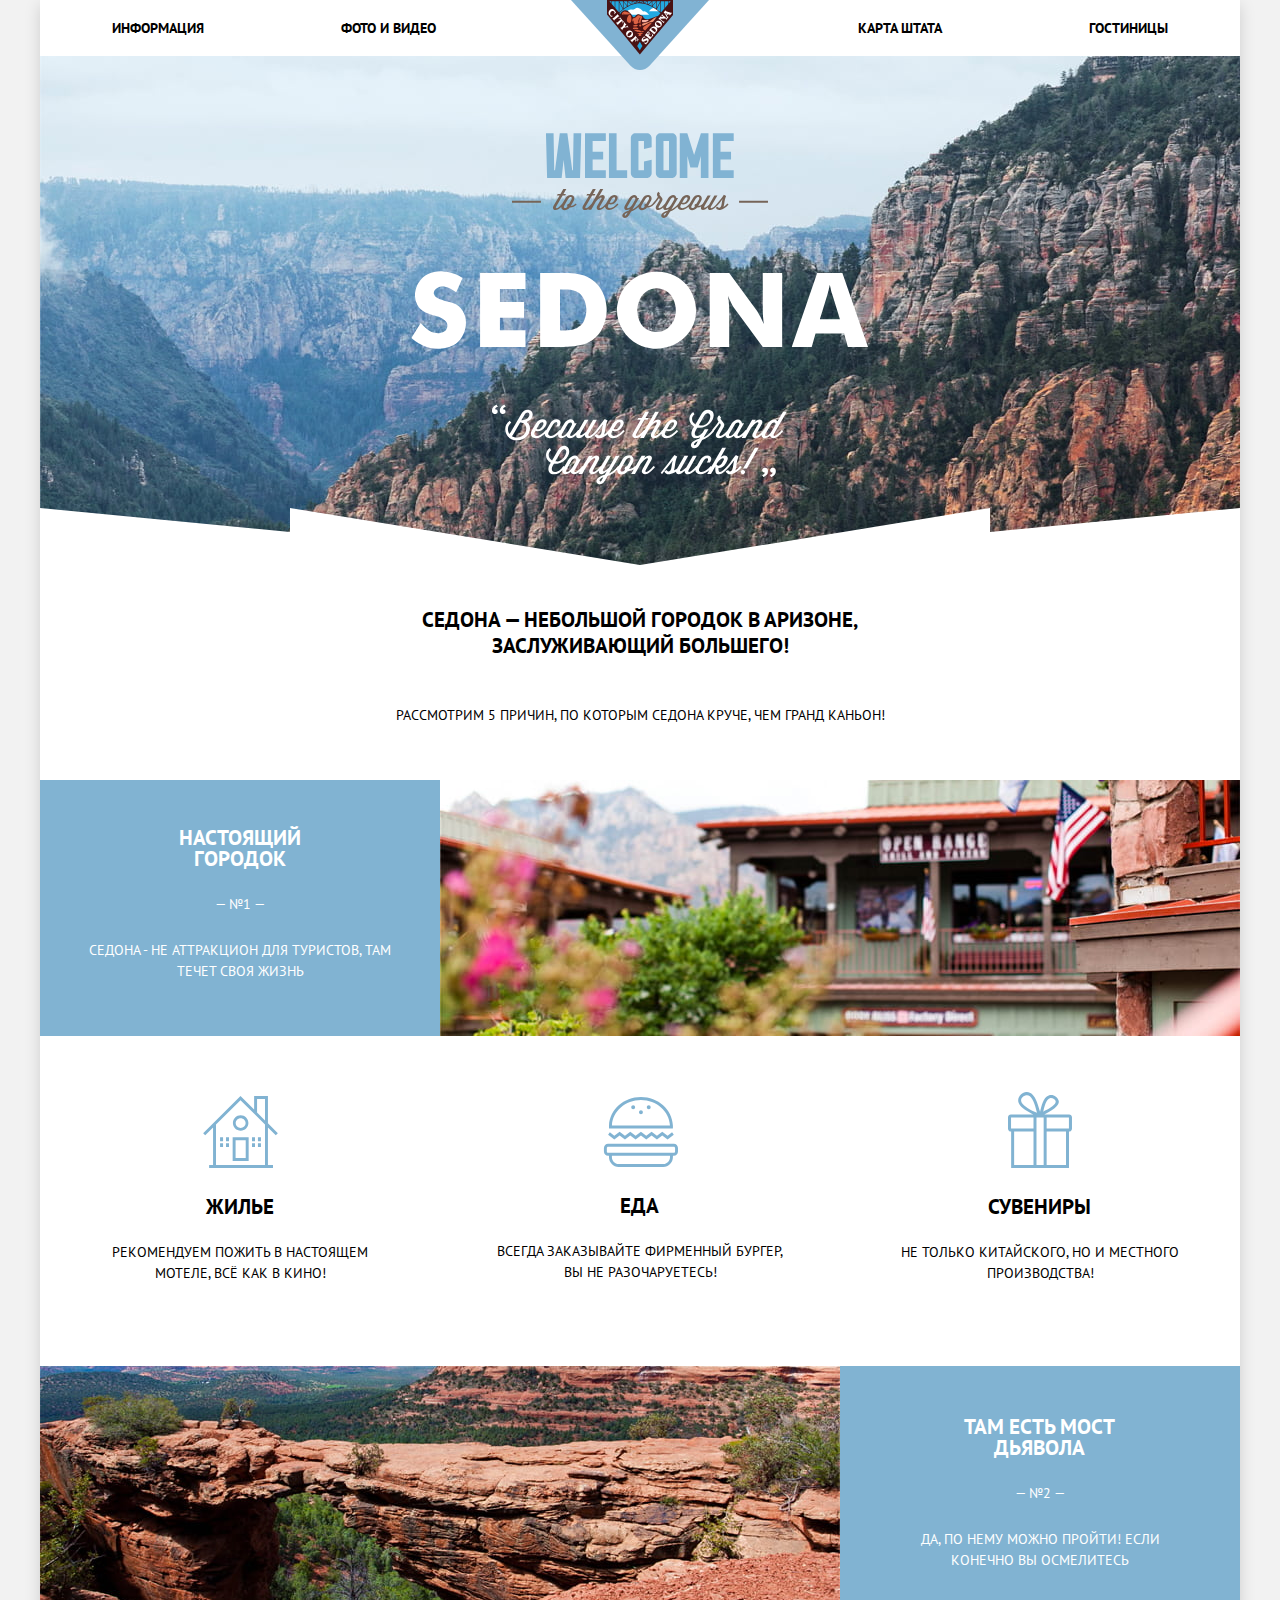
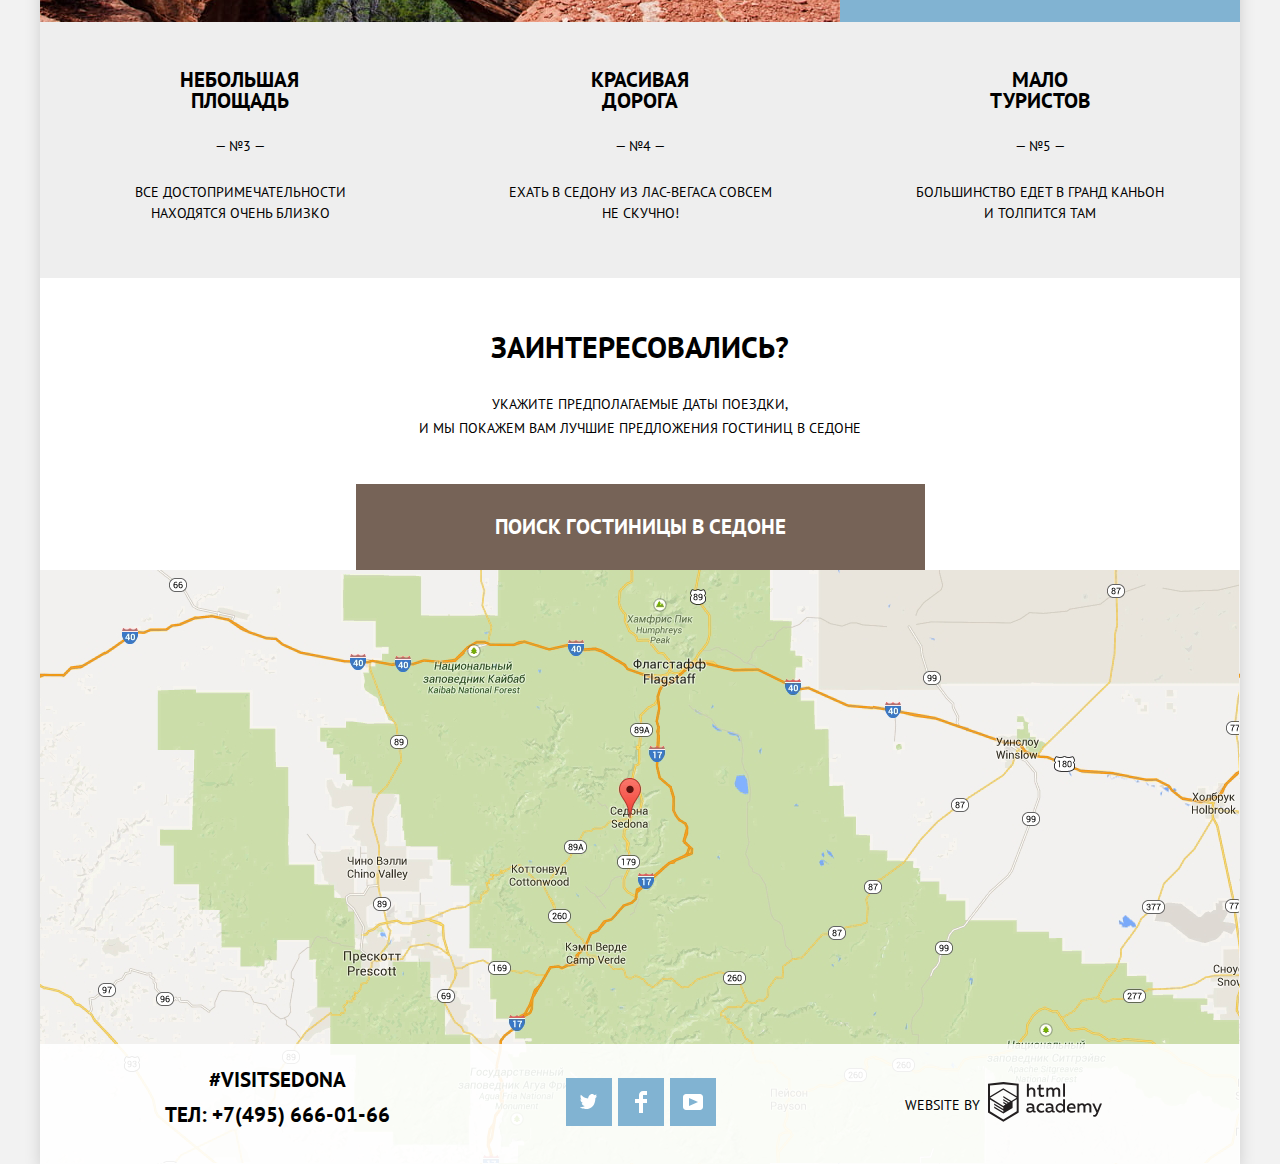
<file: index.html>
<!DOCTYPE html>
<html class="page" lang="ru">
  <head>
    <meta charset="utf-8">
    <meta name="viewport" content="width=device-width, initial-scale=1">
    <title>HTML Academy: Седона</title>
    <link href="https://fonts.googleapis.com/css2?family=PT+Sans:ital,wght@0,400;0,700;1,400&display=swap" rel="stylesheet">
    <link rel="stylesheet" href="css/normalize.css">
    <link rel="stylesheet" href="css/style-min.css">
  </head>
  <body>
    <div class="container">
      <header class="page-header">
        <nav class="navigation">
          <a class="header-logo">
            <img src="img/logo.svg" width="138" height="70" alt="Логотип седоны">
          </a>
          <ul class="nav-list">
            <li class="nav-item information-item"><a href="information.html">Информация</a></li>
            <li class="nav-item media-item"><a href="media.html">Фото и Видео</a></li>
            <li class="nav-item map-item"><a href="map.html">Карта Штата</a></li>
            <li class="nav-item hotels-item"><a href="hotels.html">Гостиницы</a></li>
          </ul>
        </nav>
      </header>
      <main class="main-page">
        <section class="caption">
          <h1 class="visually-hidden">Сайт города Седона</h1>
          <div class="sedona-photo">
            <img src="img/background-photo.jpg" width="1200" height="509" alt="Фоновое изоражение седоны, добро пожаловать">
          </div>
        </section>
        <section class="features">
           <h2 class="visually-hidden">Преимущества Седоны</h2>
           <div class="slogan">
           <p>Седона — Небольшой городок в Аризоне, заслуживающий большего!</p>
           <p>Рассмотрим 5 причин, по которым Седона круче, чем гранд каньон!</p>
           </div>
           <ul class="features-list">
             <li class="features-item first">
               <h3>Настоящий городок</h3>
               <span>— №1 —</span>
               <p>Седона - не аттракцион для туристов, там течет своя жизнь</p>
             </li>
             <li class="city">
              <img src="img/image-features.jpg" width="800" height="256"  alt="Фото городка Седоны">
             </li>
             <li class="features-item house">
               <img src="img/house.svg" width="75" height="72" alt="иконка дом">
               <h3>Жилье</h3>
               <p>Рекомендуем пожить в настоящем мотеле, всё как в кино!</p>
              </li>
              <li class="features-item eat">
                <img src="img/burger.svg" width="75" height="70" alt="Иконка бургер">
                <h3>Еда</h3>
                <p>Всегда заказывайте фирменный бургер,  вы не разочаруетесь!</p>
              </li>
              <li class="features-item souvenir">
                <img src="img/surprise.svg" width="64" height="76" alt="иконка подарок">
                <h3>Сувениры</h3>
                <p>Не только китайского,  но и местного производства!</p>
              </li>
              <li class="bridge">
                <img src="img/devil.jpg" width="800" height="256" alt="Фото моста дьявола">
              </li>
              <li class="features-item second">
                <h3>Там есть мост дьявола</h3>
                <span>— №2 —</span>
                <p>Да, по нему можно пройти! Если конечно вы осмелитесь</p>
              </li>
              <li class="features-item area">
                <h3>Небольшая площадь</h3>
                <span>— №3 —</span>
                <p>все достопримечательности находятся очень близко</p>
              </li>
              <li class="features-item road">
                <h3>Красивая Дорога</h3>
                <span>— №4 —</span>
                <p>ехать в седону из лас-вегаса совсем не скучно!</p>
              </li>
              <li class="features-item tourists">
                <h3>Мало туристов</h3>
                <span>— №5 —</span>
                <p>большинство едет в гранд каньон и толпится там</p>
              </li>
           </ul>
        </section>
        <section class="form-order">
          <div class="order">
            <h2>Заинтересовались?</h2>
            <p>Укажите предполагаемые даты поездки,<br> и мы покажем вам лучшие предложения гостиниц в седоне</p>
          </div>
          <button type="button" class="booking-button">Поиск гостиницы в Седоне</button>
          <div class="form-booking">
            <form action="https://echo.htmlacademy.ru/courses" method="get" class="booking-field">
              <div class="booking-item">
                <label for="date-arrival">Дата заезда: </label>
                <input type="text" name="arrival" id="date-arrival" value="24 апреля 2017" maxlength="20" >
                <button type="button" aria-label="Календарь">
                  <svg width="21" height="23">
                    <path  clip-rule="evenodd" d="M16.406 3.02498H19.251C20.217 3.02498 21 3.84698 21 4.86198V21.164C21 22.179 20.217 23 19.251 23H1.75C0.784 23 0 22.179 0 21.164V4.86198C0 3.84698 0.784 3.02498 1.75 3.02498H4.593V1.64798C4.593 1.26698 4.887 0.958984 5.25 0.958984C5.612 0.958984 5.906 1.26698 5.906 1.64798V3.02498H9.844V1.64798C9.844 1.26698 10.138 0.958984 10.501 0.958984C10.862 0.958984 11.156 1.26698 11.156 1.64798V3.02498H15.094V1.64798C15.094 1.26698 15.387 0.958984 15.75 0.958984C16.112 0.958984 16.406 1.26698 16.406 1.64798V3.02498ZM19.5646 21.484C19.6466 21.3979 19.691 21.2828 19.688 21.164H19.689V4.86198C19.689 4.60898 19.493 4.40298 19.252 4.40298H16.407V5.78098C16.407 6.16198 16.113 6.46998 15.751 6.46998C15.388 6.46998 15.095 6.16198 15.095 5.78098V4.40298H11.157V5.78098C11.157 6.16198 10.863 6.46998 10.502 6.46998C10.139 6.46998 9.845 6.16198 9.845 5.78098V4.40298H5.907V5.78098C5.907 6.16198 5.613 6.46998 5.251 6.46998C4.888 6.46998 4.594 6.16198 4.594 5.78098V4.40298H1.75C1.50263 4.40953 1.30696 4.61458 1.312 4.86198V21.164C1.30696 21.4114 1.50263 21.6164 1.75 21.623H19.251C19.3698 21.6201 19.4826 21.5701 19.5646 21.484Z"/>
                    <path  clip-rule="evenodd" d="M4.59399 9.2251H7.21899V11.2911H4.59399V9.2251ZM4.59399 12.6681H7.21899V14.7351H4.59399V12.6681ZM7.21899 16.1121H4.59399V18.1781H7.21899V16.1121ZM9.18799 16.1121H11.813V18.1781H9.18799V16.1121ZM11.813 12.6681H9.18799V14.7351H11.813V12.6681ZM9.18799 9.2251H11.813V11.2911H9.18799V9.2251ZM16.406 16.1121H13.781V18.1781H16.406V16.1121ZM13.781 12.6681H16.406V14.7351H13.781V12.6681ZM16.406 9.2251H13.781V11.2911H16.406V9.2251Z" />
                  </svg>
                </button>
               </div>
               <div class="booking-item">
                 <label for="date-checkout">Дата выезда:</label>
                 <input type="text" name="checkout" id="date-checkout" value="4 июля 2017" maxlength="20">
                 <button type="button" aria-label="Календарь">
                  <svg width="21" height="23">
                    <path  clip-rule="evenodd" d="M16.406 3.02498H19.251C20.217 3.02498 21 3.84698 21 4.86198V21.164C21 22.179 20.217 23 19.251 23H1.75C0.784 23 0 22.179 0 21.164V4.86198C0 3.84698 0.784 3.02498 1.75 3.02498H4.593V1.64798C4.593 1.26698 4.887 0.958984 5.25 0.958984C5.612 0.958984 5.906 1.26698 5.906 1.64798V3.02498H9.844V1.64798C9.844 1.26698 10.138 0.958984 10.501 0.958984C10.862 0.958984 11.156 1.26698 11.156 1.64798V3.02498H15.094V1.64798C15.094 1.26698 15.387 0.958984 15.75 0.958984C16.112 0.958984 16.406 1.26698 16.406 1.64798V3.02498ZM19.5646 21.484C19.6466 21.3979 19.691 21.2828 19.688 21.164H19.689V4.86198C19.689 4.60898 19.493 4.40298 19.252 4.40298H16.407V5.78098C16.407 6.16198 16.113 6.46998 15.751 6.46998C15.388 6.46998 15.095 6.16198 15.095 5.78098V4.40298H11.157V5.78098C11.157 6.16198 10.863 6.46998 10.502 6.46998C10.139 6.46998 9.845 6.16198 9.845 5.78098V4.40298H5.907V5.78098C5.907 6.16198 5.613 6.46998 5.251 6.46998C4.888 6.46998 4.594 6.16198 4.594 5.78098V4.40298H1.75C1.50263 4.40953 1.30696 4.61458 1.312 4.86198V21.164C1.30696 21.4114 1.50263 21.6164 1.75 21.623H19.251C19.3698 21.6201 19.4826 21.5701 19.5646 21.484Z"/>
                    <path  clip-rule="evenodd" d="M4.59399 9.2251H7.21899V11.2911H4.59399V9.2251ZM4.59399 12.6681H7.21899V14.7351H4.59399V12.6681ZM7.21899 16.1121H4.59399V18.1781H7.21899V16.1121ZM9.18799 16.1121H11.813V18.1781H9.18799V16.1121ZM11.813 12.6681H9.18799V14.7351H11.813V12.6681ZM9.18799 9.2251H11.813V11.2911H9.18799V9.2251ZM16.406 16.1121H13.781V18.1781H16.406V16.1121ZM13.781 12.6681H16.406V14.7351H13.781V12.6681ZM16.406 9.2251H13.781V11.2911H16.406V9.2251Z" />
                  </svg>
                 </button>
                </div>
               <div class="people">
                 <div class="adults">
                   <label for="adults-field">Взрослые:</label>
                   <button type="button" class="minus" aria-label="Минус">
                     <svg width="12" height="3">
                       <rect width="12" height="3"/>
                     </svg>
                   </button>
                   <input type="text" name="adults" id="adults-field" value="2" maxlength="2">
                   <button type="button" class="plus" aria-label="plus">
                     <svg width="11" height="11">
                      <path clip-rule="evenodd" d="M4.23086 6.76932V11H6.76932V6.76932H11V4.23086H6.76932V0H4.23085V4.23086H0V6.76932H4.23086Z" />
                     </svg>
                   </button>
                  </div>
                  <div class="children">
                   <label for="children-field">Дети:</label>
                   <button type="button" class="minus" aria-label="Минус">
                     <svg width="12" height="3">
                       <rect width="12" height="3"/>
                     </svg>
                   </button>
                   <input type="text" name="children" id="children-field" value="0" maxlength="2">
                   <button type="button" class="plus" aria-label="Плюс">
                     <svg width="11" height="11">
                       <path clip-rule="evenodd" d="M4.23086 6.76932V11H6.76932V6.76932H11V4.23086H6.76932V0H4.23085V4.23086H0V6.76932H4.23086Z" />
                      </svg>
                   </button>
                  </div>
               </div>
               <button type="submit">Найти</button>
            </form>
          </div>
        </section>
        <div class="map">
          <iframe src="https://www.google.com/maps/embed?pb=!1m18!1m12!1m3!1d837633.8686079566!2d-112.17966059688939!3d34.90626633281356!2m3!1f0!2f0!3f0!3m2!1i1024!2i768!4f13.1!3m3!1m2!1s0x872da132f942b00d%3A0x5548c523fa6c8efd!2z0KHQtdC00L7QvdCwLCDQkNGA0LjQt9C-0L3QsCA4NjMzNiwg0KHQqNCQ!5e0!3m2!1sru!2sru!4v1592057732882!5m2!1sru!2sru" width="1200" height="594" style="border:0;" allowfullscreen="" aria-hidden="false" tabindex="0">
          </iframe>
        </div>
      </main>
      <footer class="footer-wrapper">
        <div class="main-footer home-page">
          <section class="contacts">
            <p>#VISITSEDONA</p>
            <a href="tel:+74956660166">ТЕЛ: +7(495) 666-01-66</a>
          </section>
          <section class="socials">
            <ul class="socials-list">
              <li class="social-items">
                <a href="twitter.com/sedona">
                  <img src="img/twitter.svg" width="17" height="15" alt="twitter">
                </a>
              </li>
              <li class="social-items">
                <a href="facebook.com/sedona">
                  <img src="img/fb-icon.svg" width="12" height="22" alt="facebook">
                </a>
              </li>
              <li class="social-items">
                <a href="youtobe.com/sedona">
                  <img src="img/youtube.svg" width="20" height="16" alt="youtube">
                </a>
              </li>
            </ul>
          </section>
          <section class="copyright">
            <p>WEBSITE by</p>
            <a href="https://htmlacademy.ru/intensive/htmlcss">
              <svg width="115" height="41" fill="none">
                <path fill-rule="evenodd" clip-rule="evenodd" d="M15.52 1.057h-.17L0 2.72v28.776l15.35 9.343 15.352-9.344V2.72L15.52 1.057zm61.498 1.565h-1.93v13.11h1.93V2.621zm-36.156.01v5.136a3.976 3.976 0 012.849-1.23 3.387 3.387 0 012.614 1.007 3.55 3.55 0 011.015 2.662v5.556h-1.973v-5.297a1.984 1.984 0 00-.41-1.44 1.899 1.899 0 00-1.289-.718h-.316a3.081 3.081 0 00-2.448 1.5v5.955H38.9V2.633h1.963zm36.156 28.852h-1.74v-1.425a4.061 4.061 0 01-3.366 1.662c-2.437-.168-4.33-2.239-4.33-4.736 0-2.498 1.893-4.569 4.33-4.737a3.98 3.98 0 013.165 1.402v-5.33h1.941v13.164zm-29.952-1.425c.197-.008.392-.044.58-.107v1.435c-.398.153-.82.23-1.245.226a1.758 1.758 0 01-1.762-1.079 5.035 5.035 0 01-3.313 1.166c-1.593 0-3.07-.896-3.07-2.752 0-2.298 2.11-3.01 3.914-3.01.77.013 1.537.103 2.29.27v-.324c0-1.079-.802-1.91-2.31-1.91a7.682 7.682 0 00-3.166.69V22.83a10.56 10.56 0 013.365-.593c2.49 0 4.02 1.209 4.02 3.938v3.237a.592.592 0 00.13.429c.096.12.236.194.387.208h.18v.01zM40.27 28.84c.027.389.205.75.495 1.004.289.253.666.378 1.046.345h.116a3.537 3.537 0 002.542-1.079v-1.532a10.039 10.039 0 00-1.91-.227c-1.055 0-2.278.356-2.278 1.49h-.01zm15.752-5.902a5.183 5.183 0 00-2.712-.69h-.369a4.514 4.514 0 00-3.18 1.471 4.722 4.722 0 00-1.23 3.341v.442c.164 2.498 2.273 4.39 4.716 4.23 1.004.024 2-.187 2.912-.615v-1.845a5.185 5.185 0 01-2.564.69 2.885 2.885 0 01-2.657-1.426 3.024 3.024 0 010-3.07 2.884 2.884 0 012.657-1.427c.865-.003 1.71.26 2.427.755v-1.856zM66.15 30.06c.198-.008.393-.045.58-.108v1.435c-.397.153-.82.23-1.244.226a1.758 1.758 0 01-1.762-1.079 5.035 5.035 0 01-3.313 1.166c-1.593 0-3.07-.896-3.07-2.752 0-2.298 2.11-3.01 3.914-3.01.77.013 1.537.103 2.29.27v-.324c0-1.079-.802-1.91-2.311-1.91a7.682 7.682 0 00-3.165.69V22.83c1.084-.379 2.22-.58 3.365-.593 2.49 0 4.02 1.209 4.02 3.938v3.237a.592.592 0 00.129.429c.097.12.237.194.388.208h.18v.01zm-6.296-.212a1.468 1.468 0 01-.498-1.008h.021c0-1.133 1.16-1.489 2.279-1.489.642.015 1.281.09 1.91.227v1.532a3.537 3.537 0 01-2.543 1.079h-.116a1.404 1.404 0 01-1.053-.34zm9.472-2.918c0-1.644 1.304-2.977 2.912-2.977l.021.054c1.214 0 2.314.731 2.806 1.866v2.158a3.015 3.015 0 01-2.827 1.877c-1.608 0-2.912-1.333-2.912-2.978zm14.022-4.682c3.492 0 4.705 2.892 4.135 5.492h-6.562c.222 1.618 1.762 2.276 3.366 2.276a6.326 6.326 0 002.785-.636v1.726c-1 .436-2.08.646-3.165.615-2.67 0-5.012-1.532-5.012-4.769a4.572 4.572 0 011.145-3.268 4.37 4.37 0 013.076-1.469h.232v.033zm-2.48 3.927c.101-1.351 1.253-2.365 2.575-2.265h.042c.62-.057 1.234.17 1.675.62.442.449.666 1.075.614 1.71H80.87v-.065zm8.62 5.287v-8.966h1.74v1.079a3.983 3.983 0 012.934-1.37 3.001 3.001 0 012.785 1.51c.793-.881 1.9-1.399 3.07-1.435a3.192 3.192 0 012.489 1.01c.647.69.971 1.631.887 2.583v5.61h-2.004v-5.556a1.74 1.74 0 00-.366-1.262 1.665 1.665 0 00-1.132-.626h-.275a2.936 2.936 0 00-2.184 1.208v6.237H95.43v-5.557a1.742 1.742 0 00-.38-1.266 1.666 1.666 0 00-1.15-.611h-.21a3.153 3.153 0 00-2.333 1.392v6.074h-1.825l-.042-.054zm24.488-8.988h-2.005l-2.648 6.798-3.018-6.787h-2.11l4.221 9.063-.18.454c-.517 1.36-1.234 2.05-2.184 2.05a2.96 2.96 0 01-.897-.13v1.694c.38.096.77.147 1.161.151 1.329 0 2.585-.744 3.534-3.086l4.126-10.206zM52.689 6.787V3.55l-1.962.464v2.719h-1.583V8.49h1.646v4.5c-.067.826.234 1.64.82 2.213a2.653 2.653 0 002.197.743c.793.007 1.58-.121 2.332-.378v-1.726a4.647 4.647 0 01-1.783.356c-1.14 0-1.667-.389-1.667-1.575V8.513h3.165V6.787H52.69zm5.697 8.966V6.754h1.752v1.08a3.983 3.983 0 012.922-1.382 2.998 2.998 0 012.743 1.435c.793-.882 1.9-1.4 3.07-1.435.94-.037 1.85.347 2.491 1.052.64.704.949 1.66.843 2.617v5.62h-2.004v-5.556a1.743 1.743 0 00-.366-1.262 1.668 1.668 0 00-1.132-.626h-.243a2.937 2.937 0 00-2.184 1.209v6.236h-2.005v-5.557a1.742 1.742 0 00-.365-1.262 1.667 1.667 0 00-1.133-.626h-.242A3.153 3.153 0 0060.2 9.69v6.074h-1.815v-.01zm-29.689 14.55l.01-.006-.01.021v-.015zm0-11.983v11.983l-13.346 8.13-13.346-8.115V18.515l13.283 8.092v1.424l-9.105-5.503v1.414l9.157 5.621v1.5l-9.147-5.567v1.456l9.158 5.621 9.232-5.653v-6.107l4.114-2.492zm.01-1.542l-3.67 2.158-1.689 1.079-8.04-4.931v1.413l6.848 4.23-.148.097-1.055.582-5.665-3.452v1.445l4.473 2.72-1.055.722-3.376-2.05v1.414l2.215 1.338-2.247 1.36L2.11 16.863 15.31 8.729l13.399 8.049zm-13.42-9.506l13.42 8.081V4.563L15.362 3.13 2.015 4.564v10.79l13.273-8.082z"/>
              </svg>
            </a>
          </section>
        </div>
      </footer>
    </div>
    <script src="js/min-script.js"></script>
  </body>
</html>
</file>
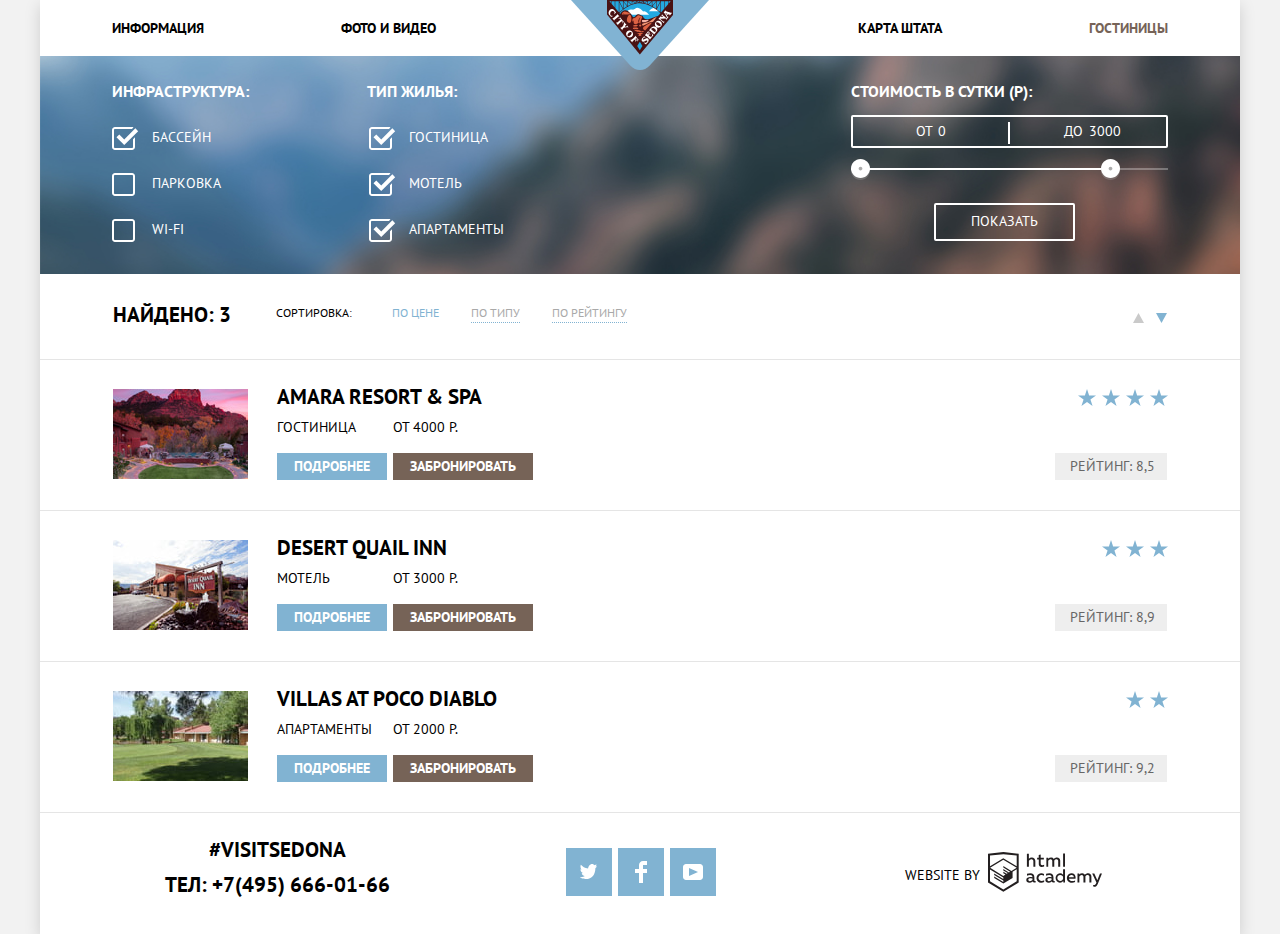
<file: hotels.html>
<!DOCTYPE html>
<html class="page" lang="ru">
  <head>
    <meta charset="utf-8">
    <meta name="viewport" content="width=device-width, initial-scale=1">
    <title>HTML Academy: Седона</title>
    <link href="https://fonts.googleapis.com/css2?family=PT+Sans:ital,wght@0,400;0,700;1,400;1,700&display=swap" rel="stylesheet">
    <link rel="stylesheet" href="css/normalize.css">
    <link rel="stylesheet" href="css/style-min.css">
  </head>
  <body>
    <div class="container">
      <header class="page-header">
        <nav class="navigation">
          <a href="index.html" class="header-logo">
            <img src="img/logo.svg" width="138" height="70" alt="Логотип седоны">
          </a>
          <ul class="nav-list">
            <li class="nav-item information-item"><a href="information.html">Информация</a></li>
            <li class="nav-item media-item"><a href="media.html">Фото и Видео</a></li>
            <li class="nav-item map-item"><a href="map.html">Карта Штата</a></li>
            <li class="nav-item hotels-item"><a>Гостиницы</a></li>
          </ul>
        </nav>
      </header>
      <main class="main-page">
        <section class="filter">
          <h1 class="visually-hidden">Выбор отеля</h1>
          <form action="https://echo.htmlacademy.ru/courses" method="get">
            <fieldset class="infrastructure">
              <legend class="form-title">Инфраструктура:</legend>
              <ul class="check-box-list">
              <li>
                <input type="checkbox" class="check-input visually-hidden" name="poll" id="swim-poll" checked>
                <label for="swim-poll">Бассейн</label>
              </li>
              <li>
                <input type="checkbox" class="check-input visually-hidden" name="parking" id="parking-box">
                <label for="parking-box" >Парковка</label>
              </li>
              <li>
                <input type="checkbox" class="check-input visually-hidden" name="wi-fi" id="wifi">
                <label for="wifi">WI-FI</label>
              </li>
              </ul>
            </fieldset>
            <fieldset class="hotels-type">
            <legend class="form-title">Тип жилья:</legend>
              <ul class="check-box-list">
              <li>
                <input type="checkbox"  class="check-input visually-hidden" name="hotel" id="hotel-box" checked>
                <label for="hotel-box">Гостиница</label>
              </li>
              <li>
                <input type="checkbox" class="check-input visually-hidden" name="motel" id="motel-box" checked>
                <label for="motel-box" >Мотель</label>
              </li>
              <li>
                <input type="checkbox" class="check-input visually-hidden" name="apartaments" id="apartaments-box" checked>
                <label for="apartaments-box">Апартаменты</label>
              </li>
              </ul>
            </fieldset>
            <fieldset class="price-day">
              <legend class="form-title">Стоимость в сутки (Р):</legend>
              <div class="range-filter">
                <div class="price-controls">
                  <label class="min-price">
                    от <input type="number" name="min-price" value="0" max="4000" min="0" >
                  </label>
                  <label class="max-price">
                    до <input type="number" name="min-price" value="3000" max="4000" min="0">
                  </label>
                </div>
                <div class="range-controls">
                  <div class="scale">
                    <div class="bar"></div>
                  </div>
                  <div class="toggle toggle-min" tabindex="0"></div>
                  <div class="toggle toggle-max" tabindex="0"></div>
                </div>
                <button type="submit" class="show">Показать</button>
              </div>
            </fieldset>
          </form>
        </section>
        <div class="results">
          <span>Найдено: 3</span>
          <div class="results-sorting">
            <p>Сортировка:</p>
            <a >По цене</a>
            <a href="type">По типу</a>
            <a href="rating">По рейтингу</a>
          </div>
          <div class="arrows">
            <a href="up" aria-label="кнопка вверх">
              <svg width="11" height="10" viewBox="0 0 11 10" fill="none">
                <path d="M5.5 0L11 10L0 10"/>
              </svg>
            </a>
            <a  aria-label="кнопка вниз">
              <svg width="11" height="10" viewBox="0 0 11 10" fill="none">
                <path d="M5.5 10L0 0H11"/>
              </svg>
            </a>
          </div>
        </div>
        <section class="hotels">
             <h2 class="visually-hidden">Каталог отелей</h2>
             <ul class="hotels-list">
               <li class="hotels-list-item">
                  <div class="img-hotel">
                    <img src="img/arma.jpg" width="135"   height="90" alt="Фото Гостиницы Amara Resort">
                  </div>
                  <div class="wrapper-link">
                    <a href="arma-resort.html">
                      <h2>Amara Resort & Spa</h2>
                    </a>
                    <div class="wrapper-hotel">
                      <div class="hotel">
                         <p>Гостиница</p>
                         <a class="more" href="arma-resort.html">Подробнее</a>
                      </div>
                      <div class="price">
                        <p>От 4000 Р.</p>
                        <a class="booking" href="booking.html">Забронировать</a>
                      </div>
                    </div>
                  </div>
                    <div class="rating">
                      <ul class="star">
                        <li class="star-item">
                          <img src="img/star.svg" width="19" height="17" alt="Звездность отеля">
                        </li>
                        <li class="star-item">
                          <img src="img/star.svg" width="19" height="17" alt="Звездность отеля">
                        </li>
                        <li class="star-item">
                          <img src="img/star.svg" width="19" height="17" alt="Звездность отеля">
                        </li>
                        <li class="star-item">
                          <img src="img/star.svg" width="19" height="17" alt="Звездность отеля">
                        </li>
                      </ul>
                      <p>Рейтинг: 8,5</p>
                    </div>
                </li>
                <li class="hotels-list-item">
                  <div class="img-hotel">
                    <img src="img/motel-desert.jpg" width="135"   height="90"  alt="Фото Мотеля Desert Quail inn">
                  </div>
                  <div class="wrapper-link">
                    <a href="desert.html">
                      <h2>Desert Quail inn</h2>
                    </a>
                    <div class="wrapper-hotel">
                      <div class="hotel">
                        <p>мотель</p>
                        <a class="more" href="desert-motel.html">Подробнее</a>
                      </div>
                      <div class="price">
                        <p>От 3000 Р.</p>
                        <a class="booking" href="booking.html">Забронировать</a>
                      </div>
                    </div>
                  </div>
                  <div class="rating">
                    <ul class="star">
                      <li class="star-item">
                        <img src="img/star.svg" width="19" height="17" alt="Звездность отеля">
                      </li>
                      <li class="star-item">
                        <img src="img/star.svg" width="19" height="17" alt="Звездность отеля">
                      </li>
                      <li class="star-item">
                        <img src="img/star.svg" width="19" height="17" alt="Звездность отеля">
                      </li>
                    </ul>
                    <p>Рейтинг: 8,9</p>
                  </div>
                </li>
                <li class="hotels-list-item">
                  <div class="img-hotel">
                    <img src="img/villas-poco.jpg" width="135"   height="90" alt="Фото Апартаментов Villas At Poco Diablo">
                  </div>
                  <div class="wrapper-link">
                    <a href="apartaments.html">
                      <h2>Villas At Poco Diablo</h2>
                    </a>
                    <div class="wrapper-hotel">
                      <div class="hotel">
                        <p>Апартаменты</p>
                        <a class="more" href="apartaments.html">Подробнее</a>
                      </div>
                      <div class="price">
                        <p>От 2000 Р.</p>
                        <a class="booking" href="booking.html">Забронировать</a>
                      </div>
                    </div>
                  </div>
                  <div class="rating">
                    <ul class="star">
                      <li class="star-item">
                        <img src="img/star.svg" width="19" height="17" alt="Звездность отеля">
                      </li>
                      <li class="star-item">
                        <img src="img/star.svg" width="19" height="17" alt="Звездность отеля">
                      </li>
                    </ul>
                    <p>Рейтинг: 9,2</p>
                  </div>
                </li>
              </ul>
         </section>
      </main>
      <footer class="footer-wrapper">
        <div class="main-footer">
          <section class="contacts">
            <p>#VISITSEDONA</p>
            <a href="tel:+74956660166">ТЕЛ: +7(495) 666-01-66</a>
          </section>
          <section class="socials">
            <ul class="socials-list">
              <li class="social-items">
                <a href="twitter.com/sedona">
                  <img src="img/twitter.svg" width="17" height="15" alt="twitter">
                </a>
              </li>
              <li class="social-items">
                <a href="facebook.com/sedona">
                  <img src="img/fb-icon.svg" width="12" height="22" alt="facebook">
                </a>
              </li>
              <li class="social-items">
                <a href="youtobe.com/sedona">
                  <img src="img/youtube.svg" width="20" height="16" alt="youtube">
                </a>
              </li>
            </ul>
          </section>
          <section class="copyright">
            <p>WEBSITE by</p>
            <a href="https://htmlacademy.ru/intensive/htmlcss">
              <svg width="115" height="41" fill="none">
                <path fill-rule="evenodd" clip-rule="evenodd" d="M15.52 1.057h-.17L0 2.72v28.776l15.35 9.343 15.352-9.344V2.72L15.52 1.057zm61.498 1.565h-1.93v13.11h1.93V2.621zm-36.156.01v5.136a3.976 3.976 0 012.849-1.23 3.387 3.387 0 012.614 1.007 3.55 3.55 0 011.015 2.662v5.556h-1.973v-5.297a1.984 1.984 0 00-.41-1.44 1.899 1.899 0 00-1.289-.718h-.316a3.081 3.081 0 00-2.448 1.5v5.955H38.9V2.633h1.963zm36.156 28.852h-1.74v-1.425a4.061 4.061 0 01-3.366 1.662c-2.437-.168-4.33-2.239-4.33-4.736 0-2.498 1.893-4.569 4.33-4.737a3.98 3.98 0 013.165 1.402v-5.33h1.941v13.164zm-29.952-1.425c.197-.008.392-.044.58-.107v1.435c-.398.153-.82.23-1.245.226a1.758 1.758 0 01-1.762-1.079 5.035 5.035 0 01-3.313 1.166c-1.593 0-3.07-.896-3.07-2.752 0-2.298 2.11-3.01 3.914-3.01.77.013 1.537.103 2.29.27v-.324c0-1.079-.802-1.91-2.31-1.91a7.682 7.682 0 00-3.166.69V22.83a10.56 10.56 0 013.365-.593c2.49 0 4.02 1.209 4.02 3.938v3.237a.592.592 0 00.13.429c.096.12.236.194.387.208h.18v.01zM40.27 28.84c.027.389.205.75.495 1.004.289.253.666.378 1.046.345h.116a3.537 3.537 0 002.542-1.079v-1.532a10.039 10.039 0 00-1.91-.227c-1.055 0-2.278.356-2.278 1.49h-.01zm15.752-5.902a5.183 5.183 0 00-2.712-.69h-.369a4.514 4.514 0 00-3.18 1.471 4.722 4.722 0 00-1.23 3.341v.442c.164 2.498 2.273 4.39 4.716 4.23 1.004.024 2-.187 2.912-.615v-1.845a5.185 5.185 0 01-2.564.69 2.885 2.885 0 01-2.657-1.426 3.024 3.024 0 010-3.07 2.884 2.884 0 012.657-1.427c.865-.003 1.71.26 2.427.755v-1.856zM66.15 30.06c.198-.008.393-.045.58-.108v1.435c-.397.153-.82.23-1.244.226a1.758 1.758 0 01-1.762-1.079 5.035 5.035 0 01-3.313 1.166c-1.593 0-3.07-.896-3.07-2.752 0-2.298 2.11-3.01 3.914-3.01.77.013 1.537.103 2.29.27v-.324c0-1.079-.802-1.91-2.311-1.91a7.682 7.682 0 00-3.165.69V22.83c1.084-.379 2.22-.58 3.365-.593 2.49 0 4.02 1.209 4.02 3.938v3.237a.592.592 0 00.129.429c.097.12.237.194.388.208h.18v.01zm-6.296-.212a1.468 1.468 0 01-.498-1.008h.021c0-1.133 1.16-1.489 2.279-1.489.642.015 1.281.09 1.91.227v1.532a3.537 3.537 0 01-2.543 1.079h-.116a1.404 1.404 0 01-1.053-.34zm9.472-2.918c0-1.644 1.304-2.977 2.912-2.977l.021.054c1.214 0 2.314.731 2.806 1.866v2.158a3.015 3.015 0 01-2.827 1.877c-1.608 0-2.912-1.333-2.912-2.978zm14.022-4.682c3.492 0 4.705 2.892 4.135 5.492h-6.562c.222 1.618 1.762 2.276 3.366 2.276a6.326 6.326 0 002.785-.636v1.726c-1 .436-2.08.646-3.165.615-2.67 0-5.012-1.532-5.012-4.769a4.572 4.572 0 011.145-3.268 4.37 4.37 0 013.076-1.469h.232v.033zm-2.48 3.927c.101-1.351 1.253-2.365 2.575-2.265h.042c.62-.057 1.234.17 1.675.62.442.449.666 1.075.614 1.71H80.87v-.065zm8.62 5.287v-8.966h1.74v1.079a3.983 3.983 0 012.934-1.37 3.001 3.001 0 012.785 1.51c.793-.881 1.9-1.399 3.07-1.435a3.192 3.192 0 012.489 1.01c.647.69.971 1.631.887 2.583v5.61h-2.004v-5.556a1.74 1.74 0 00-.366-1.262 1.665 1.665 0 00-1.132-.626h-.275a2.936 2.936 0 00-2.184 1.208v6.237H95.43v-5.557a1.742 1.742 0 00-.38-1.266 1.666 1.666 0 00-1.15-.611h-.21a3.153 3.153 0 00-2.333 1.392v6.074h-1.825l-.042-.054zm24.488-8.988h-2.005l-2.648 6.798-3.018-6.787h-2.11l4.221 9.063-.18.454c-.517 1.36-1.234 2.05-2.184 2.05a2.96 2.96 0 01-.897-.13v1.694c.38.096.77.147 1.161.151 1.329 0 2.585-.744 3.534-3.086l4.126-10.206zM52.689 6.787V3.55l-1.962.464v2.719h-1.583V8.49h1.646v4.5c-.067.826.234 1.64.82 2.213a2.653 2.653 0 002.197.743c.793.007 1.58-.121 2.332-.378v-1.726a4.647 4.647 0 01-1.783.356c-1.14 0-1.667-.389-1.667-1.575V8.513h3.165V6.787H52.69zm5.697 8.966V6.754h1.752v1.08a3.983 3.983 0 012.922-1.382 2.998 2.998 0 012.743 1.435c.793-.882 1.9-1.4 3.07-1.435.94-.037 1.85.347 2.491 1.052.64.704.949 1.66.843 2.617v5.62h-2.004v-5.556a1.743 1.743 0 00-.366-1.262 1.668 1.668 0 00-1.132-.626h-.243a2.937 2.937 0 00-2.184 1.209v6.236h-2.005v-5.557a1.742 1.742 0 00-.365-1.262 1.667 1.667 0 00-1.133-.626h-.242A3.153 3.153 0 0060.2 9.69v6.074h-1.815v-.01zm-29.689 14.55l.01-.006-.01.021v-.015zm0-11.983v11.983l-13.346 8.13-13.346-8.115V18.515l13.283 8.092v1.424l-9.105-5.503v1.414l9.157 5.621v1.5l-9.147-5.567v1.456l9.158 5.621 9.232-5.653v-6.107l4.114-2.492zm.01-1.542l-3.67 2.158-1.689 1.079-8.04-4.931v1.413l6.848 4.23-.148.097-1.055.582-5.665-3.452v1.445l4.473 2.72-1.055.722-3.376-2.05v1.414l2.215 1.338-2.247 1.36L2.11 16.863 15.31 8.729l13.399 8.049zm-13.42-9.506l13.42 8.081V4.563L15.362 3.13 2.015 4.564v10.79l13.273-8.082z"/>
              </svg>
            </a>
          </section>
        </div>
      </footer>
    </div>
  </body>
</html>
</file>
<file: css/style-min.css>
@keyframes shake{0%,to{transform:translateX(0)}10%,30%,50%,70%,90%{transform:translateX(-10px)}20%,40%,60%,80%{transform:translateX(10px)}}@keyframes slideInDown{0%{transform:translate3d(0,-50%,0);visibility:visible}to{transform:translate3d(0,0,0)}}:root{--basic-white: #FFFFFF;--basic-gray: #EEEEEE;--basic-gray-dark: #A9A9A9;--basic-light-blue: #81B3D2;--basic-dark-blue: #669EC0;--basic-extra-dark-blue: #5496BD;--basic-brown:#766357;--basic-brown-dark: #604E43;--basic-brown-extra-dark: #503E33;--basic-black: #000000;--copyright-black: #231F20;--transparent: transparent;--transparent-white: rgba(255, 255, 255, 0.3);--trasparent-white-light: rgba(255, 255, 255, 0.9);--box-shadow: rgba(0, 1, 1, 0.15);--form-booking-shadow: rgba(0, 1, 1, 0.15);--background-index-gray:#F2F2F2;--arrow-fill: #CACACA;--rating-gray: #666666;--border-gray: #E5E5E5;--input-gray-dark: #EBEBEB}.page,body{height:100%}body{font-family:"PT Sans","Arial",sans-serif;text-transform:uppercase;font-size:14px;background-color:var(--background-index-gray);color:var(--basic-black);text-align:center;margin:0;padding:0;min-width:1200px;line-height:21px;font-weight:400}a{text-decoration:none}img{max-width:100%;height:auto}.navigation{display:flex;flex-direction:row;justify-content:space-between;font-size:14px;line-height:26px;font-weight:700;background-color:var(--basic-white);position:relative}.header-logo{width:138px;position:absolute;left:50%;margin-left:-69px}.container{background-color:var(--basic-white);width:1200px;margin:0 auto;min-height:100%;box-shadow:0 5px 15px var(--box-shadow);display:grid;grid-template-rows:min-content 1fr min-content;align-content:start}.nav-item:nth-child(4n-2),.nav-item:nth-child(4n-3){text-align:left}.nav-item:nth-of-type(4n+3){margin-left:20%}.nav-item{width:20%;text-align:right}.nav-item:nth-child(4n-2){padding-left:18px;box-sizing:border-box}.nav-item:nth-child(4n-1){box-sizing:border-box;padding-right:15px}.nav-list{margin:0 72px;padding:15px 0;width:100%;list-style:none;display:flex;align-items:center;flex-wrap:wrap}.sedona-photo{min-width:1200px;min-height:509px}.sedona-photo::before{content:" ";background-image:url(../img/welcome.svg),url(../img/intro-mask.svg);background-repeat:no-repeat,no-repeat;background-position:50% 49%,50% 100%;width:1200px;height:509px;position:absolute}.contacts a,.navigation a{color:var(--basic-black)}.hotels-list-item h2:focus,.hotels-list-item h2:hover,.navigation a:focus,.navigation a:hover{color:var(--basic-light-blue)}.hotels-list-item h2:active,.navigation a:active{color:var(--basic-black);opacity:.3}.navigation a:not([href]){color:var(--basic-brown)}.features>p,.main-page{margin:0}.features{display:flex;flex-wrap:wrap;flex-direction:column;align-items:center;background-color:var(--basic-white)}.slogan{width:519px}.slogan p:first-child{font-weight:700;font-size:21px;line-height:26px;margin-bottom:16px;margin-top:36px;font-style:normal}.slogan p:last-child{margin-top:46px;margin-bottom:54px}.features-list,.features-list h3,.features-list p{font-size:14px;line-height:21px;margin:0}.features-list{padding:0;list-style:none;display:grid;grid-template-areas:"first city city" "hous eat suv" "br br second" "area road trs";grid-template-rows:min-content min-content min-content min-content;grid-template-columns:400px 400px 400px;grid-gap:0}.first{grid-area:first;display:grid}.city{grid-area:city}.bridge img,.city img{display:block}.bridge{grid-area:br}.area,.road,.tourists{background-color:var(--basic-gray)}.features-item{display:flex;flex-wrap:wrap;flex-direction:column;align-items:center}.features-item span{padding-top:25px}.features-list h3{font-size:21px;font-weight:700;text-align:center;padding-right:125px;padding-left:124px;padding-top:47px}.features-list p{padding:25px 49px 0}.eat h3,.house h3,.souvenir h3{padding-top:0}.eat,.house,.souvenir{margin-bottom:82px}.eat img{padding-top:61px;padding-bottom:28px}.house img,.souvenir img{padding-top:60px;padding-bottom:28px}.souvenir img{padding-top:55px}.area,.road{padding:0 15px}.tourists{padding:0 24px}.area p,.road p,.tourists p{margin-bottom:54px}.features-list .first,.features-list .second,.form-order>button{color:var(--basic-white);background-color:var(--basic-light-blue)}.second h3{padding-top:50px}.form-order{font-size:14px;line-height:24px;color:var(--basic-black);background-color:var(--basic-white);text-align:center;display:flex;flex-direction:column;padding-top:30px;position:relative}.order{padding-bottom:30px;padding-top:2px;background-color:inherit;z-index:1}.order h2{font-weight:700;font-size:30px;font-style:normal;line-height:24px;padding-bottom:8px}.form-order>button{background-color:var(--basic-brown);border:0;font-family:"PT Sans","Arial",sans-serif;font-weight:700;font-size:21px;line-height:26px;text-transform:uppercase;padding:30px 139px;align-self:center;min-width:319px;z-index:1;cursor:pointer}.form-order>button:focus,.form-order>button:hover{background-color:var(--basic-brown-dark)}.form-order>button:active{background-color:var(--basic-brown-extra-dark);color:var(--transparent-white)}.form-booking{position:absolute;top:291px;left:50%;margin-left:-284px;background-color:inherit;box-shadow:0 7px 15px var(--form-booking-shadow);animation:slideInDown .6s}.booking-field{width:568px;display:flex;flex-wrap:wrap;flex-direction:column;align-items:center;padding-top:54px}.booking-item input{min-width:346px;background-color:var(--background-index-gray);border:0;font-family:"PT Sans","Arial",sans-serif;font-style:normal;font-weight:700;font-size:14px;line-height:26px;box-sizing:border-box;text-transform:uppercase;padding:6px 37px 6px 12px}.booking-item input:hover{background-color:var(--input-gray-dark)}.booking-item input:active,.booking-item input:focus{border:2px solid #e5e5e5;background-color:var(--basic-white);padding-top:4px;padding-bottom:4px;padding-left:10px}.adults,.children,.people{display:flex;justify-content:space-between}.people{min-width:458px;padding-top:2px;position:relative}.children label{margin-right:27px;margin-left:50px}.adults label{padding-left:1px}.adults,.children{align-items:center;min-width:229px;font-style:normal;font-weight:700;font-size:14px;line-height:26px}.adults input#adults-field,.children input#children-field{background-color:var(--background-index-gray);border:0;font-style:normal;font-size:14px;box-sizing:border-box;width:114px;margin-right:2px;text-align:center;padding:6px 28px 6px 32px}.adults input#adults-field,.booking-field button[type=submit],.booking-item,.children input#children-field{font-weight:700;line-height:26px;font-family:"PT Sans","Arial",sans-serif}.booking-item{padding-bottom:29px;font-style:normal;font-size:14px;position:relative;display:flex;align-items:center;justify-content:space-between;width:458px}.booking-field button[type=submit]{padding:16px 196px;margin-bottom:55px;margin-top:55px;background-color:var(--basic-light-blue);border:0;font-size:21px;text-transform:uppercase;color:var(--basic-white)}.booking-field button[type=submit]:focus,.booking-field button[type=submit]:hover,.social-items a:focus,.social-items a:hover{background-color:var(--basic-dark-blue)}.booking-field button[type=submit]:active{background-color:var(--basic-extra-dark-blue);color:var(--transparent-white)}.booking-item button[type=button]{right:5px}.booking-item button[type=button],.people button[type=button]{border:0;margin:0;position:absolute;background-color:var(--transparent);fill:var(--basic-gray-dark)}.booking-item button[type=button]:focus,.booking-item button[type=button]:hover,.people button[type=button]:focus,.people button[type=button]:hover{fill:var(--basic-black)}.booking-item button[type=button]:active,.people button[type=button]:active{fill:var(--basic-light-blue)}.adults .minus{top:1px;left:117px;padding:10px}.adults .plus{top:5px;left:193px;padding:10px}.children .minus{padding:10px;top:1px;right:79px}.children .plus{padding:10px;right:4px;top:5px}.map{display:flex;background-image:url(../img/map.svg);width:1200px;height:594px}.footer-wrapper{position:relative}.main-footer{margin:0;display:flex;flex-direction:row;padding-top:2px;width:1200px;align-items:baseline}.home-page{position:absolute;top:-120px;background-color:var(--trasparent-white-light);padding:0}.contacts{font-weight:700;font-size:21px;line-height:26px;padding-bottom:36px;width:400px;box-sizing:border-box;padding-left:74px;align-self:center}.contacts p{margin-bottom:9px;margin-top:23px}.socials,.socials ul{display:flex;justify-content:center}.socials{flex-basis:400px;padding-left:7px;box-sizing:border-box}.socials ul{list-style:none;margin:0;padding:34px 0 0;flex-wrap:wrap}.social-items{margin-right:6px;margin-bottom:6px}.copyright,.social-items a{display:flex;align-items:center}.social-items a{background-color:var(--basic-light-blue);width:46px;height:48px;justify-content:center}.social-items a:active{background-color:var(--basic-extra-dark-blue)}.social-items a:active img{opacity:.3}.copyright{font-size:14px;line-height:26px;width:400px}.copyright p{margin-right:8px;margin-left:65px}.copyright a svg{fill:var(--copyright-black)}.copyright a:focus svg,.copyright a:hover svg{fill:var(--basic-light-blue)}.copyright a:active svg{fill:var(--basic-gray-dark)}.filter form{display:flex;position:relative}.filter{background-image:url(../img/background.jpg);background-repeat:no-repeat;background-size:cover;color:var(--basic-white);background-color:var(--basic-dark-blue)}.filter ul{padding:0;margin:0;list-style:none;display:flex;flex-wrap:wrap;flex-direction:column;align-items:flex-start}.infrastructure{padding-left:112px}.hotels-type{padding-left:109px;margin-right:120px}.filter fieldset{border:0;display:flex;margin:0}.filter .price-day{width:317px;margin-left:326px;margin-top:25px}.range-controls{height:21px;margin-top:20px;position:relative}.range-filter{width:317px;margin-top:7px;position:relative}.range-controls .scale{height:2px;background-color:var(--transparent-white)}.range-controls .bar{height:2px;background-color:var(--basic-white);width:79%}.range-controls .toggle{width:19px;height:21px;background-image:url(../img/filter-button.svg);position:absolute;bottom:9px;cursor:pointer}.range-controls .toggle:focus,.range-controls .toggle:hover{width:23px;height:22px;background-image:url(../img/filter-button-hover.svg)}.range-controls .toggle-min{left:0}.range-controls .toggle-max{left:79%}.price-controls{border:2px solid var(--basic-white);box-sizing:border-box;border-radius:2px;display:flex;justify-content:space-around}.price-controls input,.price-day label{font-family:"PT Sans","Arial",sans-serif}.price-controls input{font-size:inherit;width:50px;border:0;color:inherit;background-color:var(--transparent);padding-top:6px;padding-bottom:7px}.price-controls .min-price{padding-left:39px}.price-controls .max-price{padding-left:24px}.price-controls::before{content:" ";width:2px;height:22px;position:absolute;background-color:var(--basic-white);top:7px}.price-day .form-title{margin:0;padding:0 0 1px}.price-day label{font-style:normal;font-weight:400;font-size:14px;line-height:21px;color:var(--basic-white)}.form-title,.show{line-height:21px;text-transform:uppercase}.form-title{font-weight:700;font-size:16px;padding-top:27px;padding-bottom:18px;text-align:left}.hotels-type .form-title,.infrastructure .form-title{position:relative;top:-2px;right:40px}.hotels-type .form-title{right:42px}.show{font-family:"PT Sans","Arial",sans-serif;font-size:14px;border:2px solid var(--basic-white);border-radius:2px;color:var(--basic-white);background-color:var(--transparent);box-sizing:border-box;padding:6px 35px 7px;margin-top:14px;margin-right:10px}.show:focus,.show:hover{background-color:var(--basic-white);color:var(--basic-black)}.check-box-list label{display:block;position:relative;cursor:pointer;margin-bottom:25px}.check-input+label::before{content:" ";background-image:url(../img/checkbox-off.svg);position:absolute;width:23px;height:23px;left:-40px}.check-input:focus+label::before{outline:1px solid #fff}.check-input:disabled+label::before{background-image:url(../img/checkbox-off-disable.svg)}.check-input:checked+label::before{content:" ";background-image:url(../img/checkbox-on.svg);position:absolute;width:27px;height:23px;left:-40px}.check-input:checked:focus+label::before{outline:1px solid #fff}.check-input:checked:disabled+label::before{background-image:url(../img/checkbox-on-disable.svg)}.results{display:flex;justify-content:space-between;align-items:center;font-family:"PT Sans","Arial",sans-serif;font-style:normal;font-weight:400;font-size:12px;line-height:18px;position:relative;margin:28px 73px 31px}.results::after{content:" ";width:1200px;height:1px;background-color:#e5e5e5;position:absolute;right:-73px;bottom:-32px}.results span{font-weight:700;font-size:21px;line-height:26px}.results-sorting a{color:var(--basic-gray-dark);border-bottom:1px dotted var(--basic-light-blue);margin-right:32px}.results-sorting a:focus,.results-sorting a:hover{color:var(--basic-light-blue);border-bottom:1px dotted var(--basic-light-blue)}.results-sorting a:active{color:var(--basic-black);border:0}.results-sorting a:not([href]){color:var(--basic-light-blue);border:0}.results-sorting{display:flex;flex-wrap:wrap;width:900px;justify-content:flex-start;padding-left:9px;box-sizing:border-box;padding-bottom:3px}.results-sorting p{margin:0;padding-right:40px}.arrows{position:absolute;right:-9px;top:8px}.arrows a{margin-right:9px}.arrows a svg{fill:var(--arrow-fill)}.arrows a svg:focus,.arrows a svg:hover,.arrows a:not([href]) svg:hover{fill:var(--basic-black)}.arrows a svg:active{fill:var(--basic-light-blue)}.arrows a:not([href]) svg{fill:var(--basic-light-blue);cursor:pointer}.hotels-list{display:flex;flex-wrap:wrap;background-color:var(--basic-white);list-style:none;width:1054px;margin:0 auto;padding:0;justify-content:center;flex-direction:column}.hotels-list li{display:flex;flex-wrap:wrap;flex-direction:row;padding-bottom:25px;position:relative}.hotels-list .hotels-list-item::after{content:" ";width:1200px;height:1px;background-color:#e5e5e5;position:absolute;right:-73px;bottom:-1px}.img-hotel{align-self:center;padding-top:30px;width:135px}.hotels-list-item h2{font-weight:700;font-size:21px;line-height:26px;color:var(--basic-black);margin:0;padding-top:20px;padding-bottom:7px}.wrapper-link{display:flex;flex-direction:column;justify-content:center;flex-grow:1;padding-left:29px;flex-basis:100px}.wrapper-hotel{display:flex}.wrapper-hotel p{margin-top:0;margin-bottom:15px}.booking,.more{font-weight:700;font-size:14px;line-height:21px;padding:3px 17px;margin-right:6px}.hotel,.price{display:flex;flex-direction:column;align-items:flex-start}.more{background-color:var(--basic-light-blue)}.booking{background-color:var(--basic-brown)}.more:focus,.more:hover{background-color:var(--basic-dark-blue)}.more:active{background-color:var(--basic-extra-dark-blue);color:var(--transparent-white)}.booking:focus,.booking:hover{background-color:var(--basic-brown-dark)}.booking:active{background-color:var(--basic-brown-extra-dark);color:var(--transparent-white)}.hotels-list-item a{color:var(--basic-white);display:flex;align-self:flex-start}.rating{display:flex;justify-content:flex-end;align-items:flex-end;flex-direction:column;position:relative}.star{display:flex;margin:0;position:absolute;padding:0;top:30px;right:-2px}.star-item:not(:last-child){padding-right:5px}.rating p{background-color:var(--basic-gray);padding:3px 12px 3px 15px;margin-top:0;margin-bottom:5px;color:var(--rating-gray)}.visually-hidden{position:absolute;width:1px;height:1px;margin:-1px;border:0;padding:0;white-space:nowrap;clip-path:inset(100%);clip:rect(0 0 0 0);overflow:hidden}.black-hole{display:none}.shake{animation:shake .6s}input[type=number]{-moz-appearance:textfield}
</file>
